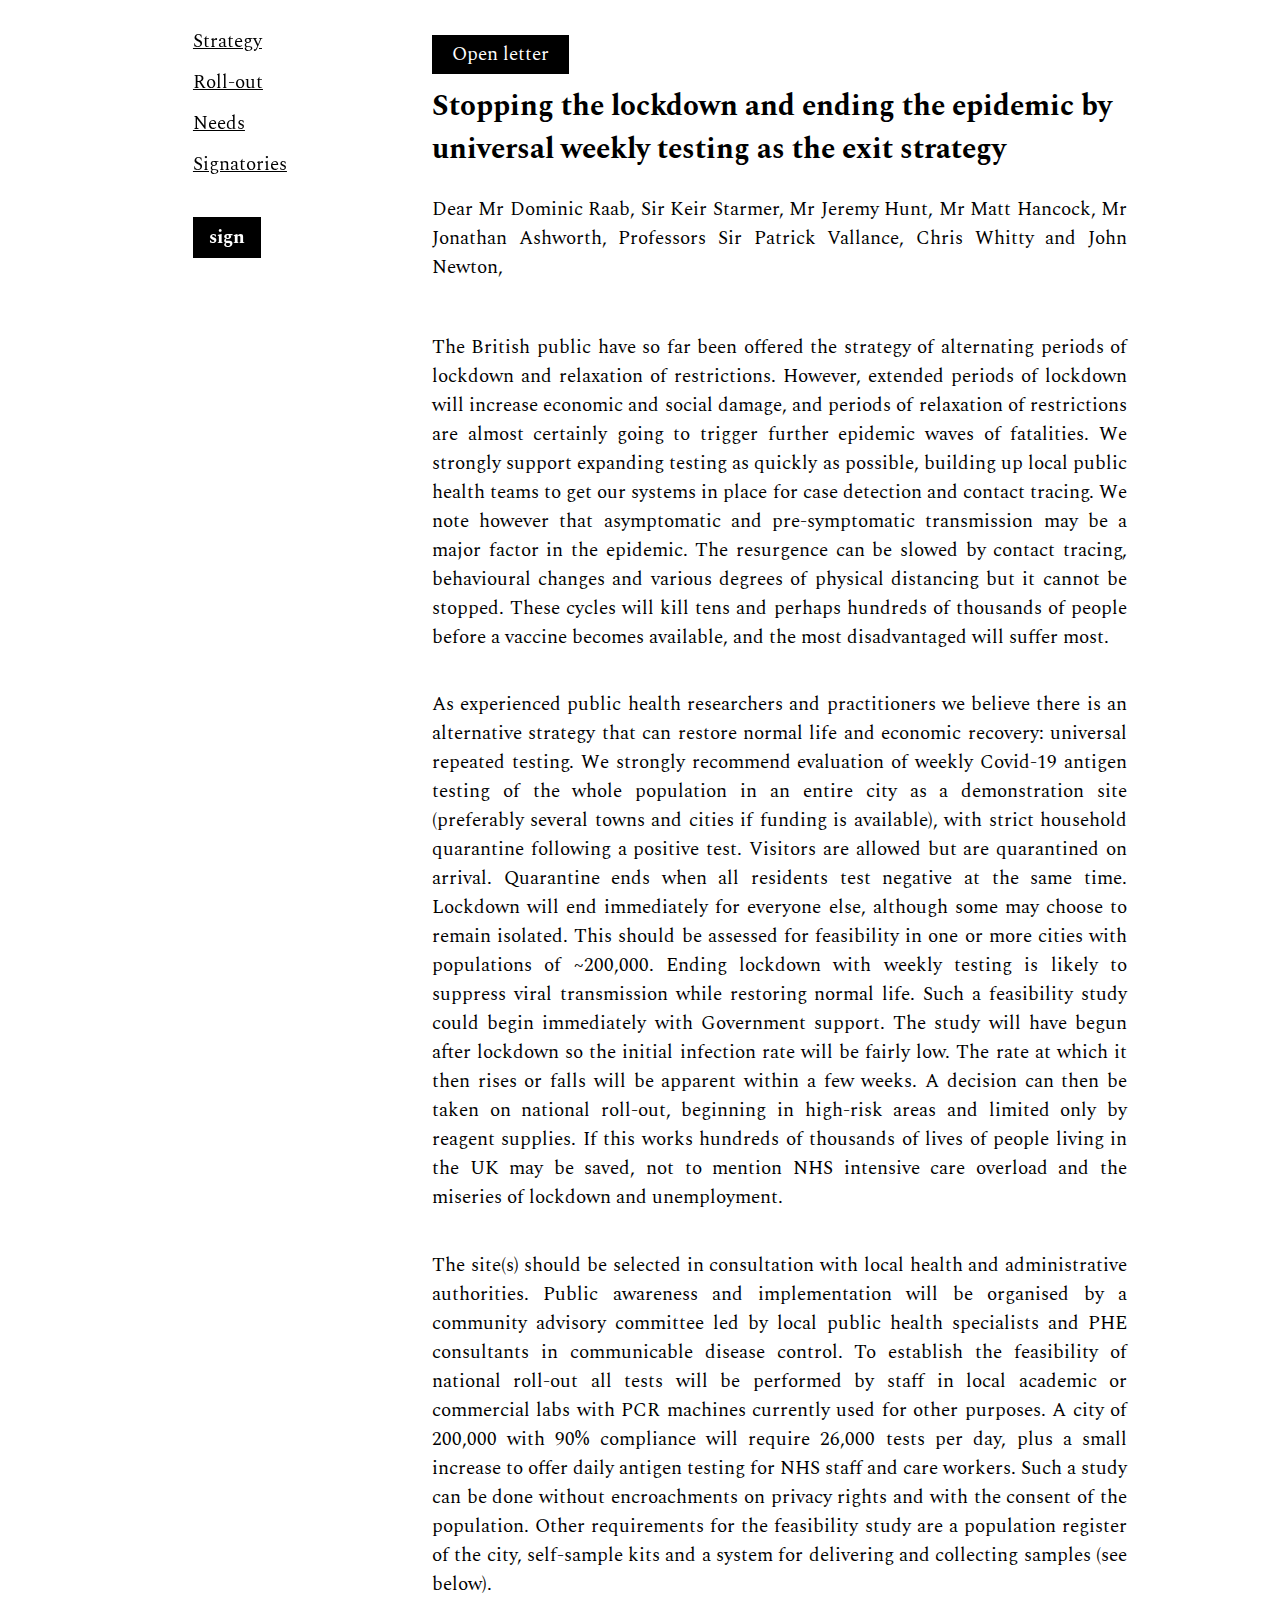
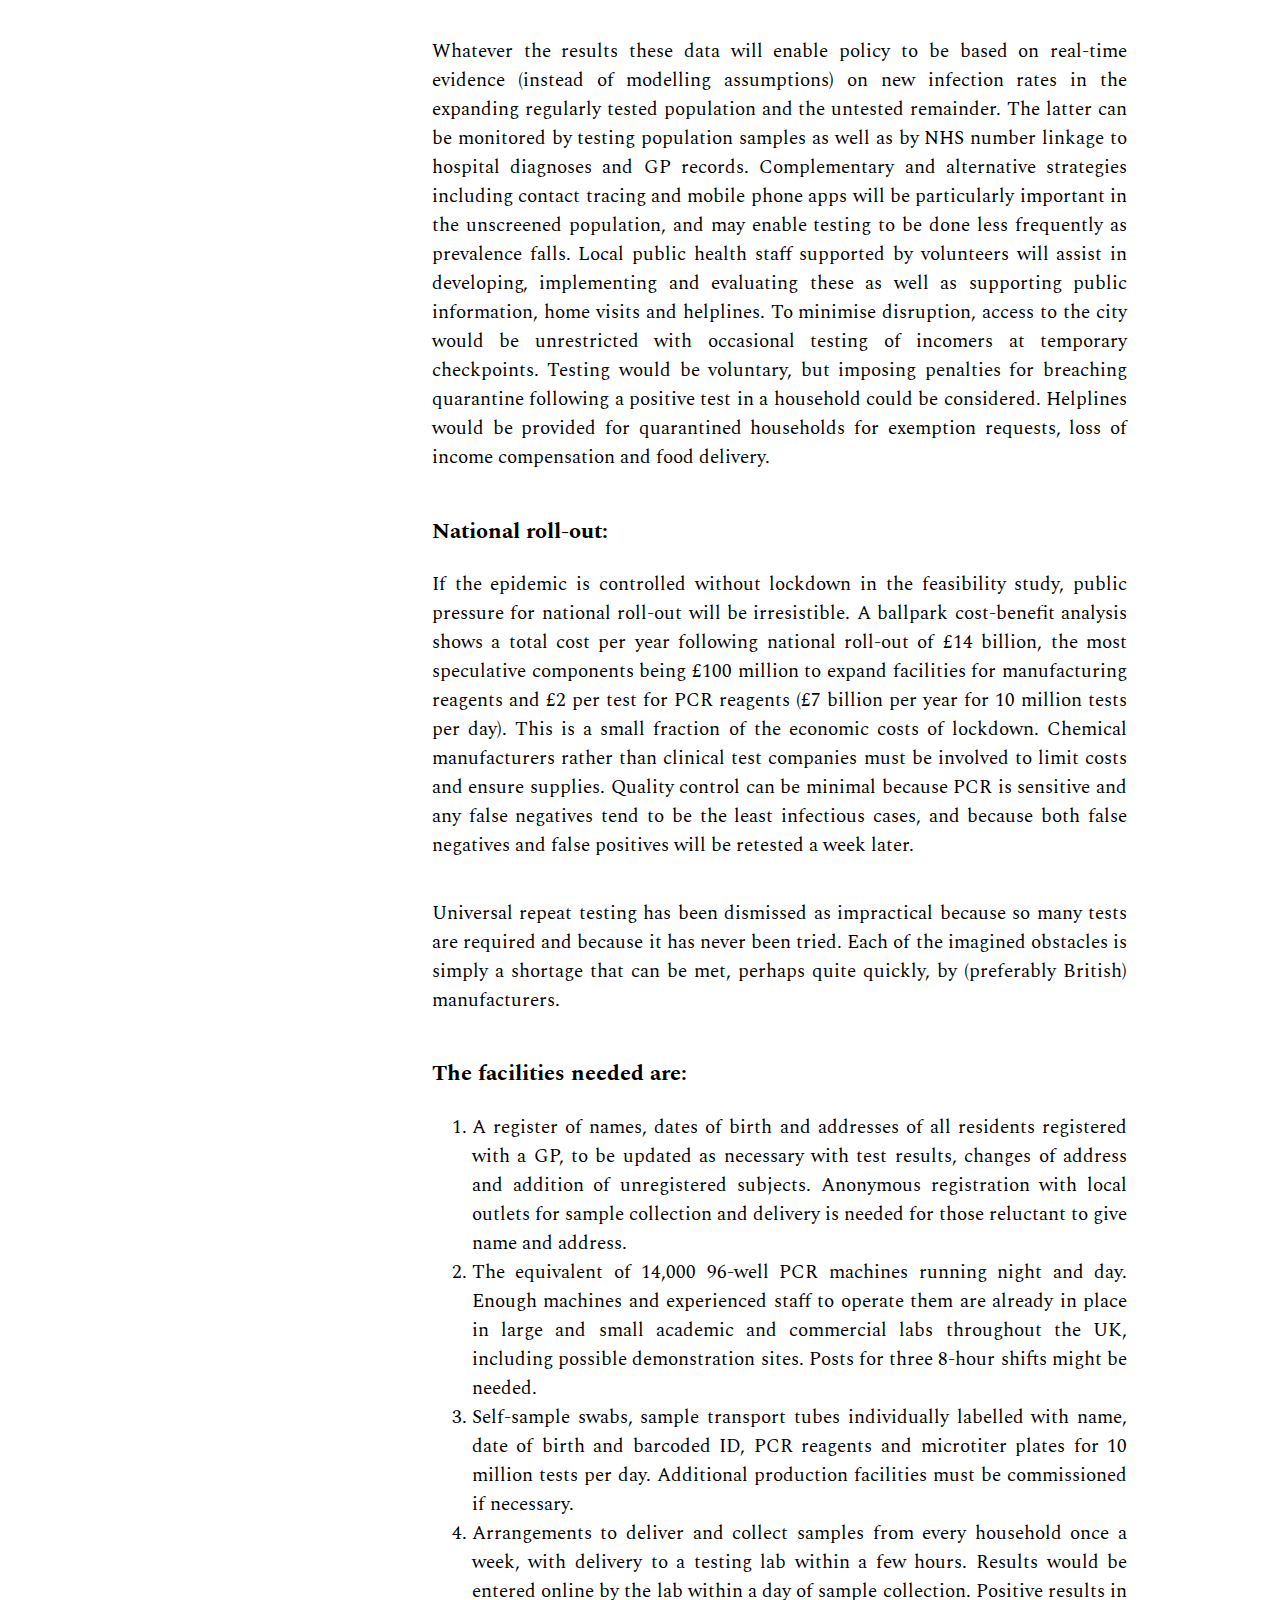
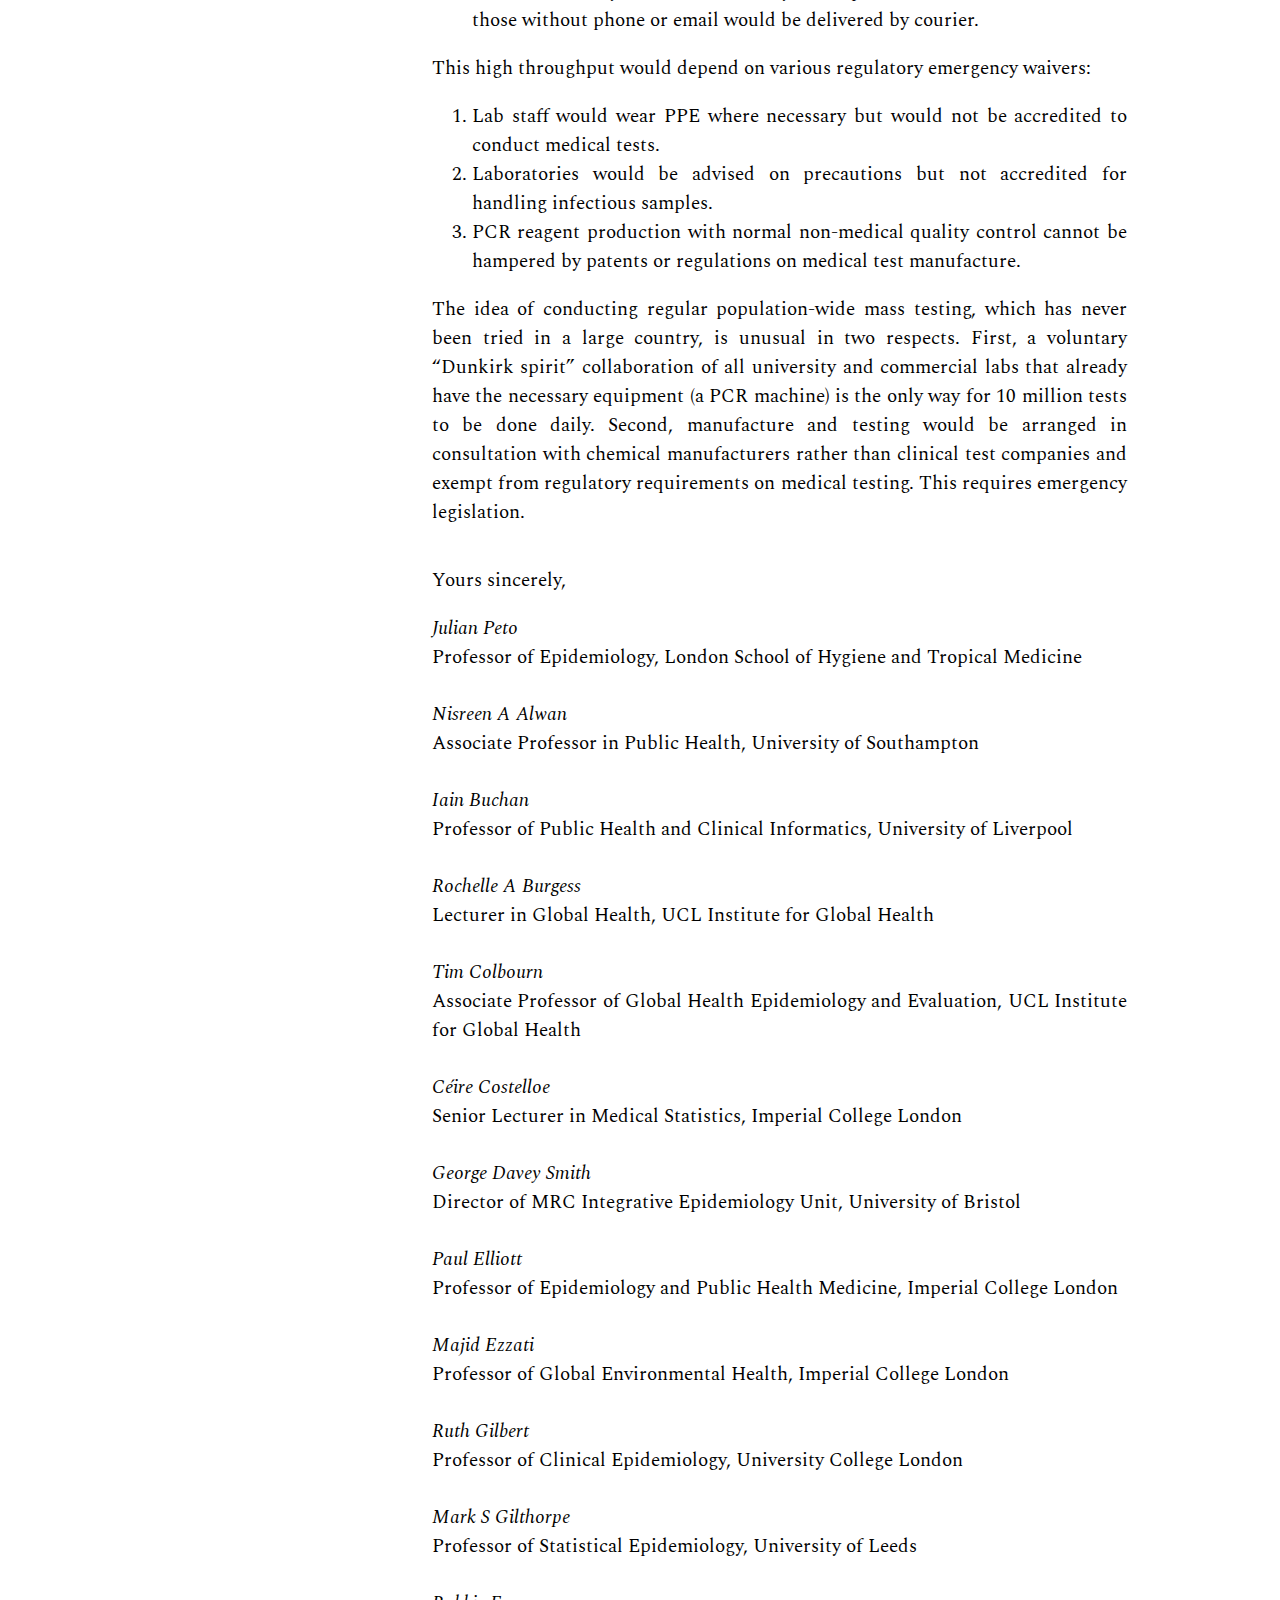
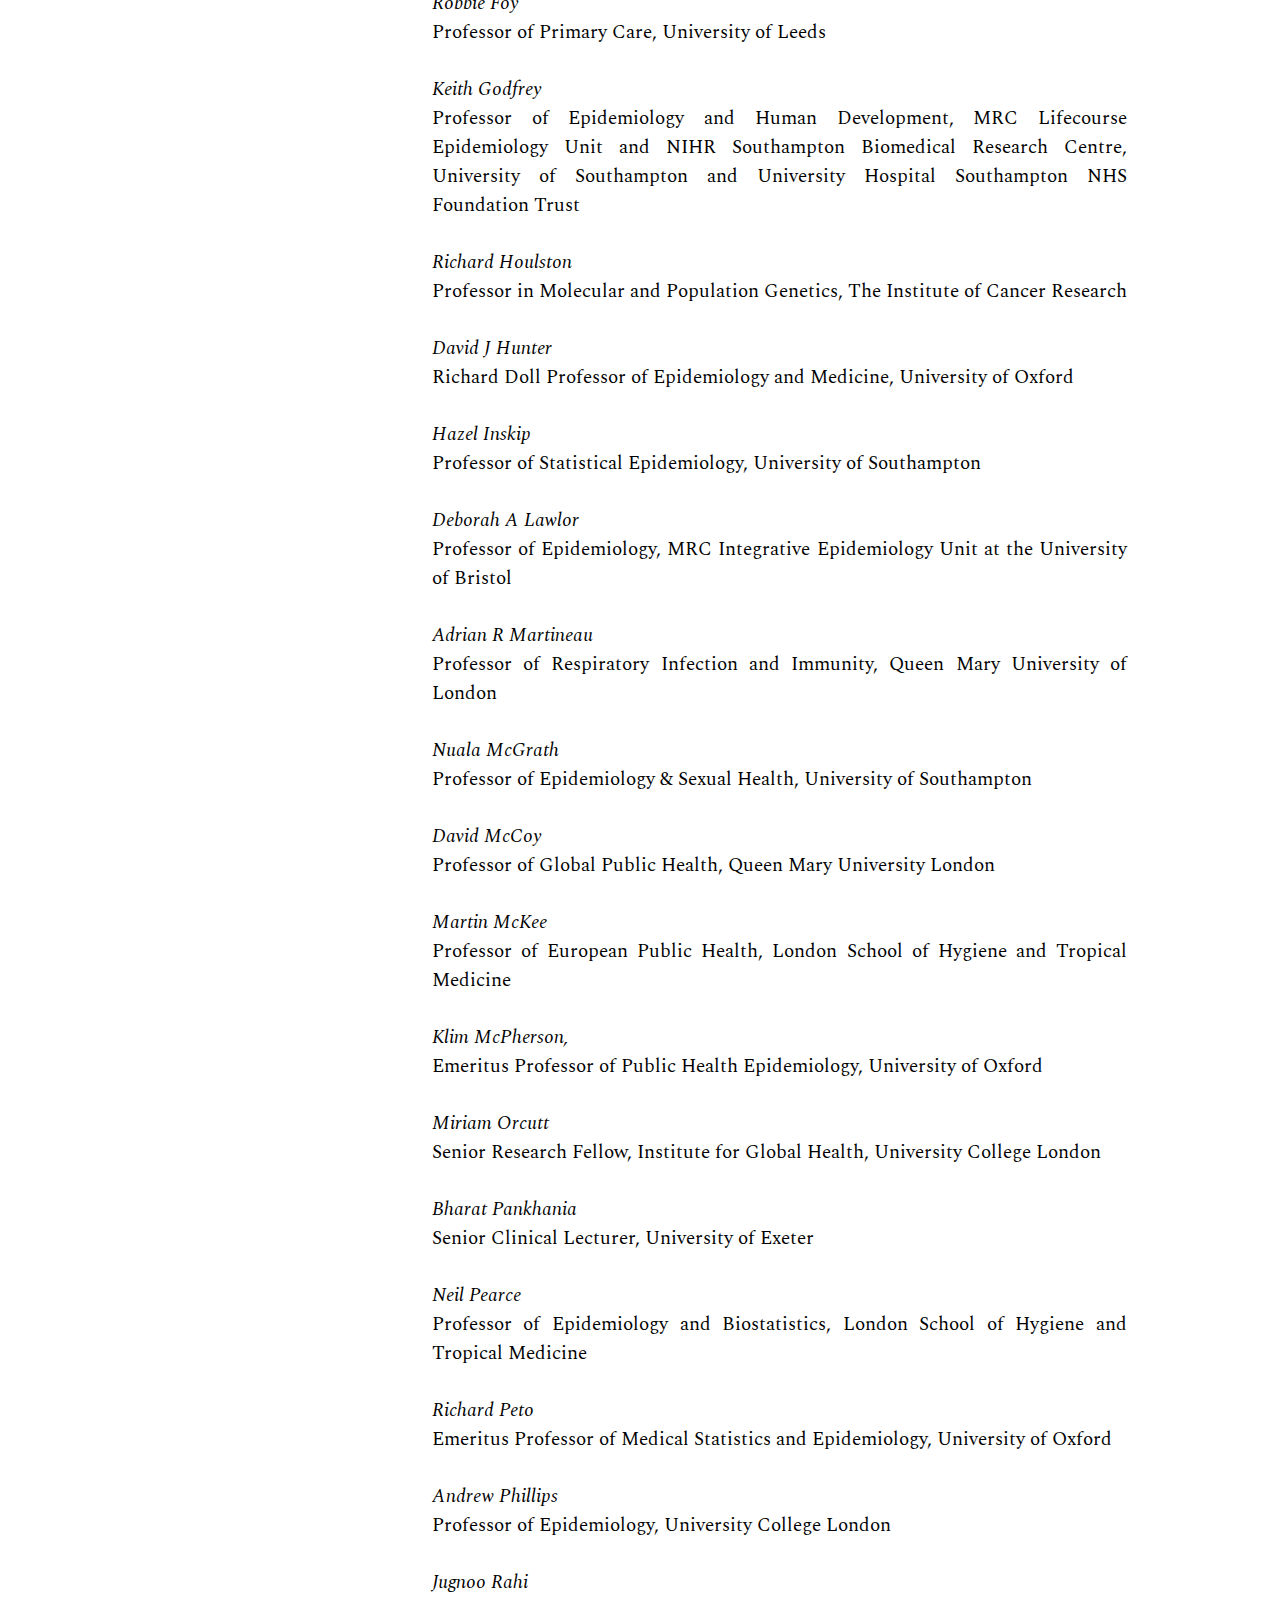
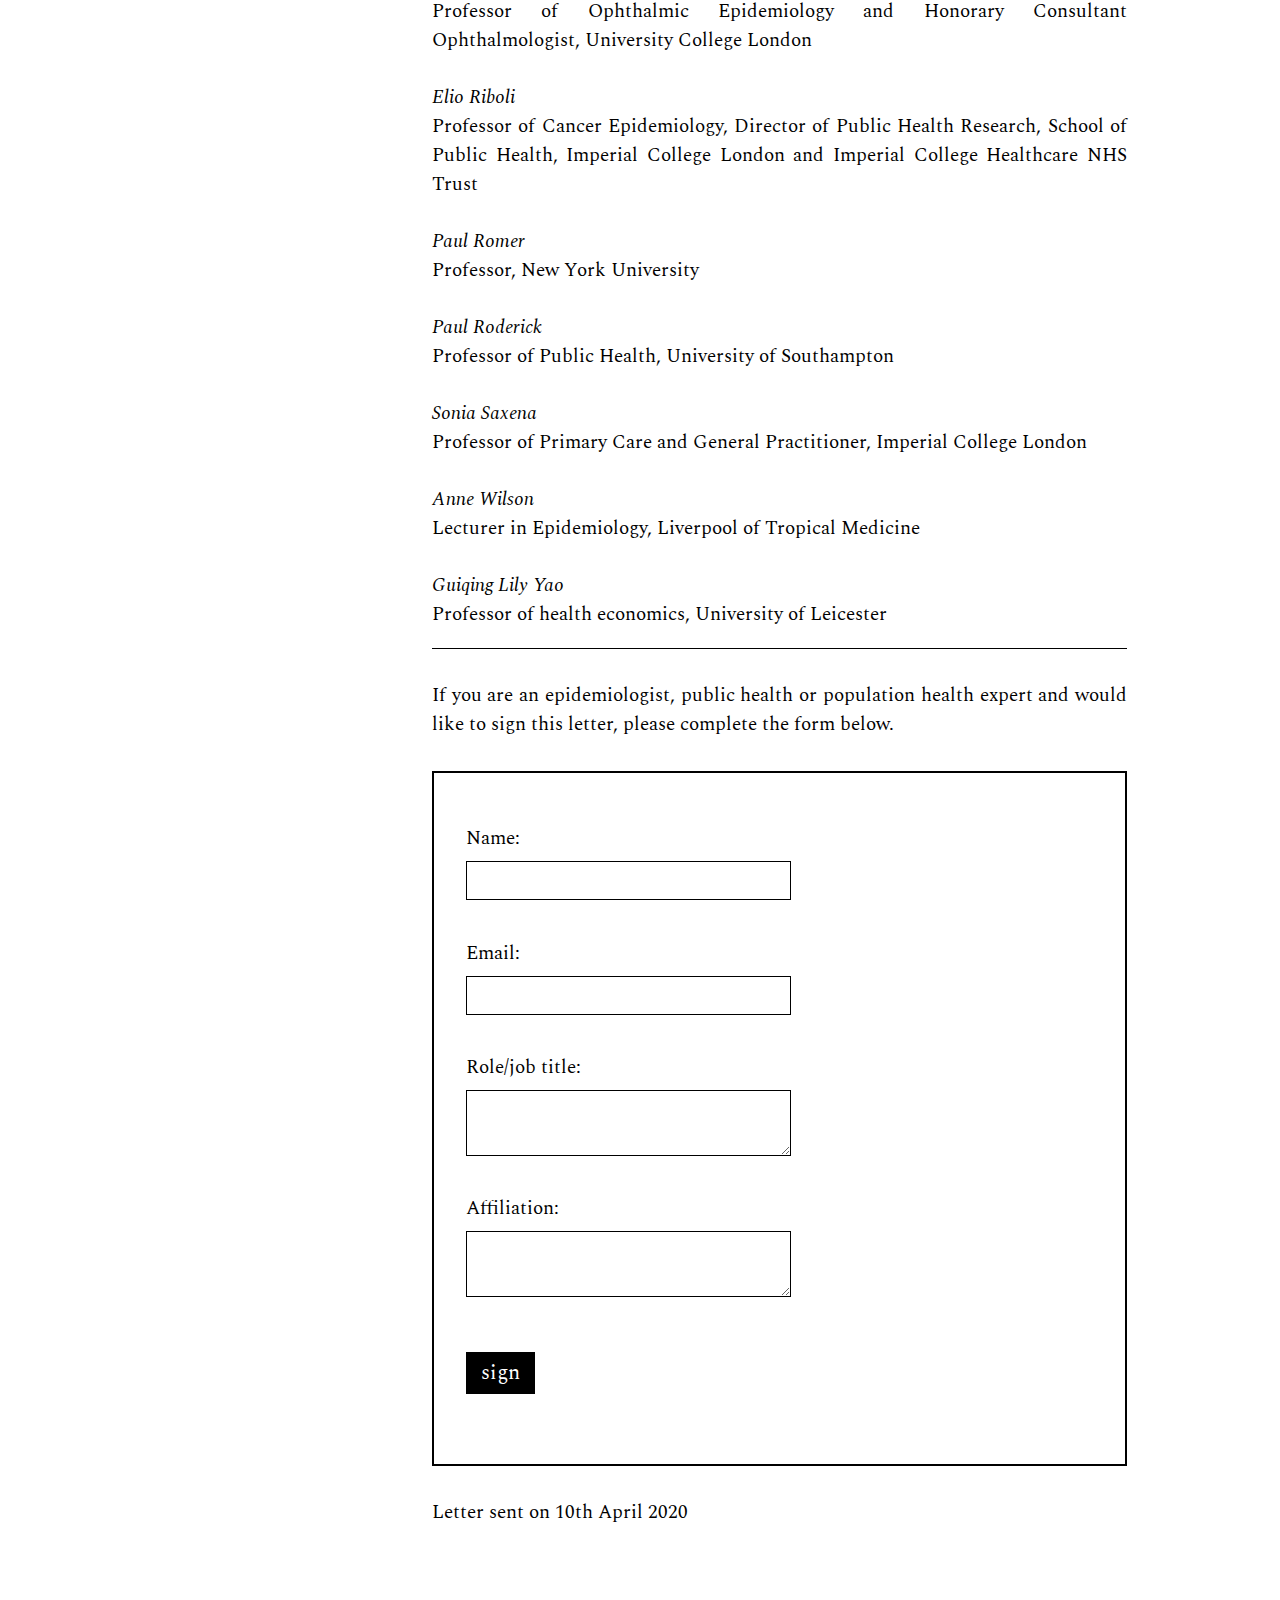
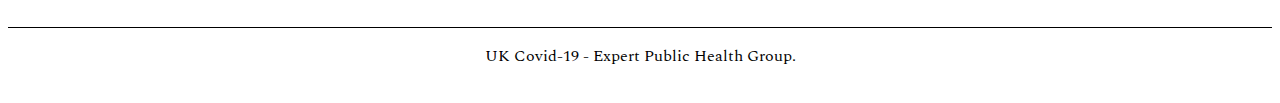
<file: index.html>
<!DOCTYPE html>
<html lang="en">

<head>
    <meta charset="UTF-8">
    <meta name="viewport" content="width=device-width, initial-scale=1.0">
    <title>Expert Public Health Covid-19 Forum</title>
    <link href="https://fonts.googleapis.com/css2?family=Spectral:wght@400;700&display=swap" rel="stylesheet">
    <link rel="stylesheet" href="style.css">
</head>

<body>

    <div class="w-90  m-auto mobile-menu">
        <a class=" primary-color font-weight-bold "
        href="#sign-here">Sign Letter</a>
    </div>

    <div class="d-flex">
        <div class="nav d-mobile-none">
            <div class="sticky">
                <ul class="list-unstyled">
                    <li> <a class="text-black" href="#">Strategy</a> </li>
                    <li> <a class="text-black" href="#roll-out">Roll-out</a> </li>
                    <li><a class="text-black" href="#needs">Needs</a></li>
                    <li><a class="text-black" href="#signatories">Signatories</a></li>
                    <li class="pt-2"><a class="button primary-color text-decoration-none mt-2 font-weight-bold pad "
                            href="#sign-here">sign</a></li>
                </ul>
            </div>
        </div>


        <!-- <div class="sticky w-90 m-auto ">
       
    </div> -->
        <div class="content w-90 m-auto w-md-55 text-md-justify">

            <div class="title text-left mt-2">
                <mark class="mt-2">Open letter</mark>

                <h2>
                    Stopping the lockdown and ending the epidemic by universal weekly testing as the exit strategy
                </h2>
            </div>

            <div class="letter">

                <div class="letter-heading">
                    Dear Mr Dominic Raab, Sir Keir Starmer, Mr Jeremy Hunt, Mr Matt Hancock, Mr Jonathan Ashworth,
                    Professors Sir Patrick Vallance, Chris Whitty and John Newton,
                </div>

                <div class="letter-body pt-2">
                    <p>
                        The British public have so far been offered the strategy of alternating periods of lockdown and
                        relaxation of restrictions. However, extended periods of lockdown will increase economic and
                        social damage, and periods of relaxation of restrictions are almost certainly going to trigger
                        further epidemic waves of fatalities. We strongly support expanding testing as quickly as
                        possible, building up local public health teams to get our systems in place for case detection
                        and contact tracing. We note however that asymptomatic and pre-symptomatic transmission may be a
                        major factor in the epidemic. The resurgence can be slowed by contact tracing, behavioural
                        changes and various degrees of physical distancing but it cannot be stopped. These cycles will
                        kill tens and perhaps hundreds of thousands of people before a vaccine becomes available, and
                        the most disadvantaged will suffer most.
                    </p>

                    <p>
                        As experienced public health researchers and practitioners we believe there is an alternative
                        strategy that can restore normal life and economic recovery: universal repeated testing. We
                        strongly recommend evaluation of weekly Covid-19 antigen testing of the whole population in an
                        entire city as a demonstration site (preferably several towns and cities if funding is
                        available), with strict household quarantine following a positive test. Visitors are allowed but
                        are quarantined on arrival. Quarantine ends when all residents test negative at the same time.
                        Lockdown will end immediately for everyone else, although some may choose to remain isolated.
                        This should be assessed for feasibility in one or more cities with populations of ~200,000.
                        Ending lockdown with weekly testing is likely to suppress viral transmission while restoring
                        normal life. Such a feasibility study could begin immediately with Government support. The study
                        will have begun after lockdown so the initial infection rate will be fairly low. The rate at
                        which it then rises or falls will be apparent within a few weeks. A decision can then be taken
                        on national roll-out, beginning in high-risk areas and limited only by reagent supplies. If this
                        works hundreds of thousands of lives of people living in the UK may be saved, not to mention NHS
                        intensive care overload and the miseries of lockdown and unemployment.
                    </p>

                    <p>
                        The site(s) should be selected in consultation with local health and administrative authorities.
                        Public awareness and implementation will be organised by a community advisory committee led by
                        local public health specialists and PHE consultants in communicable disease control. To
                        establish the feasibility of national roll-out all tests will be performed by staff in local
                        academic or commercial labs with PCR machines currently used for other purposes. A city of
                        200,000 with 90% compliance will require 26,000 tests per day, plus a small increase to offer
                        daily antigen testing for NHS staff and care workers. Such a study can be done without
                        encroachments on privacy rights and with the consent of the population. Other requirements for
                        the feasibility study are a population register of the city, self-sample kits and a system for
                        delivering and collecting samples (see below).
                    </p>

                    <p>
                        Whatever the results these data will enable policy to be based on real-time evidence (instead of
                        modelling assumptions) on new infection rates in the expanding regularly tested population and
                        the untested remainder. The latter can be monitored by testing population samples as well as by
                        NHS number linkage to hospital diagnoses and GP records. Complementary and alternative
                        strategies including contact tracing and mobile phone apps will be particularly important in the
                        unscreened population, and may enable testing to be done less frequently as prevalence falls.
                        Local public health staff supported by volunteers will assist in developing, implementing and
                        evaluating these as well as supporting public information, home visits and helplines. To
                        minimise disruption, access to the city would be unrestricted with occasional testing of
                        incomers at temporary checkpoints. Testing would be voluntary, but imposing penalties for
                        breaching quarantine following a positive test in a household could be considered. Helplines
                        would be provided for quarantined households for exemption requests, loss of income compensation
                        and food delivery.
                    </p>

                    <a name="roll-out"></a>
                    <h3> National roll-out:</h3>

                    <p>
                        If the epidemic is controlled without lockdown in the feasibility study, public pressure for
                        national roll-out will be irresistible. A ballpark cost-benefit analysis shows a total cost per
                        year following national roll-out of £14 billion, the most speculative components being £100
                        million to expand facilities for manufacturing reagents and £2 per test for PCR reagents (£7
                        billion per year for 10 million tests per day). This is a small fraction of the economic costs
                        of lockdown. Chemical manufacturers rather than clinical test companies must be involved to
                        limit costs and ensure supplies. Quality control can be minimal because PCR is sensitive and any
                        false negatives tend to be the least infectious cases, and because both false negatives and
                        false positives will be retested a week later.
                    </p>

                    <p>
                        Universal repeat testing has been dismissed as impractical because so many tests are required
                        and because it has never been tried. Each of the imagined obstacles is simply a shortage that
                        can be met, perhaps quite quickly, by (preferably British) manufacturers.
                    </p>
                  
                        <a name="needs"></a>
                        <h3> The facilities needed are:</h3>

                        <ol>
                            <li>A register of names, dates of birth and addresses of all residents registered with a GP,
                                to be updated as necessary with test results, changes of address and addition of
                                unregistered subjects. Anonymous registration with local outlets for sample collection
                                and delivery is needed for those reluctant to give name and address.</li>
                            <li>The equivalent of 14,000 96-well PCR machines running night and day. Enough machines and
                                experienced staff to operate them are already in place in large and small academic and
                                commercial labs throughout the UK, including possible demonstration sites. Posts for
                                three 8-hour shifts might be needed.</li>
                            <li>Self-sample swabs, sample transport tubes individually labelled with name, date of birth
                                and barcoded ID, PCR reagents and microtiter plates for 10 million tests per day.
                                Additional production facilities must be commissioned if necessary.</li>
                            <li>Arrangements to deliver and collect samples from every household once a week, with
                                delivery to a testing lab within a few hours. Results would be entered online by the lab
                                within a day of sample collection. Positive results in those without phone or email
                                would be delivered by courier.</li>
                        </ol>

                        <div>This high throughput would depend on various regulatory emergency waivers:</div>
                        <ol>
                            <li>Lab staff would wear PPE where necessary but would not be accredited to conduct medical
                                tests.</li>
                            <li>Laboratories would be advised on precautions but not accredited for handling infectious
                                samples.</li>
                            <li>PCR reagent production with normal non-medical quality control cannot be hampered by
                                patents or regulations on medical test manufacture.
                            </li>
                        </ol>
                    

                    <p>
                        The idea of conducting regular population-wide mass testing, which has never been tried in a
                        large country, is unusual in two respects. First, a voluntary “Dunkirk spirit” collaboration of
                        all university and commercial labs that already have the necessary equipment (a PCR machine) is
                        the only way for 10 million tests to be done daily. Second, manufacture and testing would be
                        arranged in consultation with chemical manufacturers rather than clinical test companies and
                        exempt from regulatory requirements on medical testing. This requires emergency legislation.
                    </p>
                </div>


                <div class="letter-signature">
                    <a name="signatories"></a>
                    Yours sincerely,
                </div>

                <div class="letter-signature-details">
                    <ol class="list-unstyled pl-0 ">
                        <li>
                            <div class="font-secondary">Julian Peto</div>
                            <div> Professor of Epidemiology, London School of Hygiene and Tropical Medicine </div>
                        </li>

                        <li>
                            <div class="font-secondary"> Nisreen A Alwan</div>
                            <div> Associate Professor in Public Health, University of Southampton</div>
                        </li>
                        
                        <li>
                            <div class="font-secondary"> Iain Buchan</div>
                            <div> Professor of Public Health and Clinical Informatics, University of Liverpool </div>
                        </li>
                        
                        <li>
                            <div class="font-secondary">Rochelle A Burgess </div>
                            <div>Lecturer in Global Health, UCL Institute for Global Health </div>
                        </li>
                        
                        <li>
                            <div class="font-secondary">Tim Colbourn </div>
                            <div> Associate Professor of Global Health Epidemiology and Evaluation, UCL Institute for Global Health </div>
                        </li>
                        
                        <li>
                            <div class="font-secondary"> Céire Costelloe</div>
                            <div> Senior Lecturer in Medical Statistics, Imperial College London </div>
                        </li>
                        
                        <li>
                            <div class="font-secondary"> George Davey Smith</div>
                            <div> Director of MRC Integrative Epidemiology Unit, University of Bristol </div>
                        </li>
                        <li>
                            <div class="font-secondary"> Paul Elliott</div>
                            <div> Professor of Epidemiology and Public Health Medicine, Imperial College London </div>
                        </li>
                        <li>
                            <div class="font-secondary">Majid Ezzati </div>
                            <div> Professor of Global Environmental Health, Imperial College London </div>
                        </li>
                        <li>
                            <div class="font-secondary"> Ruth Gilbert</div>
                            <div> Professor of Clinical Epidemiology, University College London</div>
                        </li>
                         <li>
                            <div class="font-secondary">Mark S Gilthorpe </div>
                            <div> Professor of Statistical Epidemiology, University of Leeds </div>
                        </li>
                        <li>
                            <div class="font-secondary">Robbie Foy</div>
                            <div> Professor of Primary Care, University of Leeds</div>
                        </li>
                        <li>
                            <div class="font-secondary">Keith Godfrey</div>
                            <div>Professor of Epidemiology and Human Development, MRC Lifecourse Epidemiology Unit and NIHR Southampton
                                Biomedical Research Centre, University of Southampton and University Hospital Southampton NHS Foundation Trust
                            </div>
                        </li>
                        <li>
                            <div class="font-secondary">Richard Houlston</div>
                            <div>Professor in Molecular and Population Genetics, The Institute of Cancer Research </div>
                        </li>
                        <li>
                            <div class="font-secondary">David J Hunter </div>
                            <div>Richard Doll Professor of Epidemiology and Medicine, University of Oxford </div>
                        </li>
                        <li>
                            <div class="font-secondary">Hazel Inskip</div>
                            <div> Professor of Statistical Epidemiology, University of Southampton </div>
                        </li>
                        <li>
                            <div class="font-secondary">Deborah A Lawlor</div>
                            <div> Professor of Epidemiology, MRC Integrative Epidemiology Unit at the University of Bristol</div>
                        </li>
                        <li>
                            <div class="font-secondary">Adrian R Martineau </div>
                            <div> Professor of Respiratory Infection and Immunity, Queen Mary University of London</div>
                        </li>
                        <li>
                            <div class="font-secondary">Nuala McGrath</div>
                            <div> Professor of Epidemiology & Sexual Health, University of Southampton </div>
                        </li>
                        <li>
                            <div class="font-secondary">David McCoy </div>
                            <div>Professor of Global Public Health, Queen Mary University London </div>
                        </li>
                        <li>
                            <div class="font-secondary">Martin McKee </div>
                            <div>Professor of European Public Health, London School of Hygiene and Tropical Medicine </div>
                        </li>
                        <li>
                            <div class="font-secondary">Klim McPherson, </div>
                            <div> Emeritus Professor of Public Health Epidemiology, University of Oxford</div>
                        </li>
                        
                        <li>
                            <div class="font-secondary">Miriam Orcutt </div>
                            <div> Senior Research Fellow, Institute for Global Health, University College London</div>
                        </li>
                        <li>
                            <div class="font-secondary">Bharat Pankhania </div>
                            <div> Senior Clinical Lecturer, University of Exeter</div>
                        </li>
                        <li>
                            <div class="font-secondary">Neil Pearce </div>
                            <div> Professor of Epidemiology and Biostatistics, London School of Hygiene and Tropical Medicine</div>
                        </li>
                        
                        <li>
                            <div class="font-secondary">Richard Peto </div>
                            <div> Emeritus Professor of Medical Statistics and Epidemiology, University of Oxford</div>
                        </li>
                        
                        <li>
                            <div class="font-secondary">Andrew Phillips </div>
                            <div> Professor of Epidemiology, University College London</div>
                        </li>
                        <li>
                            <div class="font-secondary">Jugnoo Rahi </div>
                            <div> Professor of Ophthalmic Epidemiology and Honorary Consultant Ophthalmologist, University College London</div>
                        </li>
                        <li>
                            <div class="font-secondary">Elio Riboli </div>
                            <div> Professor of Cancer Epidemiology, Director of Public Health Research, School of Public Health, Imperial
                                College London and Imperial College Healthcare NHS Trust
                            </div>
                        </li>
                        <li>
                            <div class="font-secondary">Paul Romer</div>
                            <div>Professor, New York University
                            </div>
                        </li>
                        <li>
                            <div class="font-secondary">Paul Roderick</div>
                            <div> Professor of Public Health, University of Southampton</div>
                        </li>
                        
                        <li>
                            <div class="font-secondary">Sonia Saxena </div>
                            <div> Professor of Primary Care and General Practitioner, Imperial College London</div>
                        </li>
                        <li>
                            <div class="font-secondary">Anne Wilson </div>
                            <div>Lecturer in Epidemiology, Liverpool of Tropical Medicine </div>
                        </li>
                        <li>
                            <div class="font-secondary">Guiqing Lily Yao </div>
                            <div> Professor of health economics, University of Leicester</div>
                        </li>
                    </ol>
                </div>
            </div>

            <hr>

            <div class="mt-2">
                <a name="sign-here"></a>
                If you are an epidemiologist, public health or population health expert and would like to sign this
                letter, please complete the form below.
            </div>

            <div class="border mt-2 p-2 p-sm-1 ">
                <form name="sign" action="/thank-you" method="POST" data-netlify-recaptcha="true" data-netlify="true">
                    <p>
                      <label>Name: <input type="text" name="name" /></label>   
                    </p>
                    <p class="pt-1">
                        <label>Email: <input type="email" name="email" /></label>
                      </p>

                      <p>
                        <label>Role/job title: <textarea name="role"></textarea></label>
                      </p>

                    <p>
                        <label>Affiliation:<textarea name="affiliation"></textarea></label>   
                    </p>

                    <div class="w-90" data-netlify-recaptcha="true"></div>
                   
                    <p>
                      <button class="sign" type="submit">sign</button>
                    </p>
                  </form>                  
            </div>

            <div class="mt-2"> Letter sent on 10th April 2020 </div>


        </div>
    </div>


    <div class="mt-2">
        <footer>
           <p>UK Covid-19 - Expert Public Health Group.</p> 
        </footer>
    </div>
   
</body>

</html>
</file>
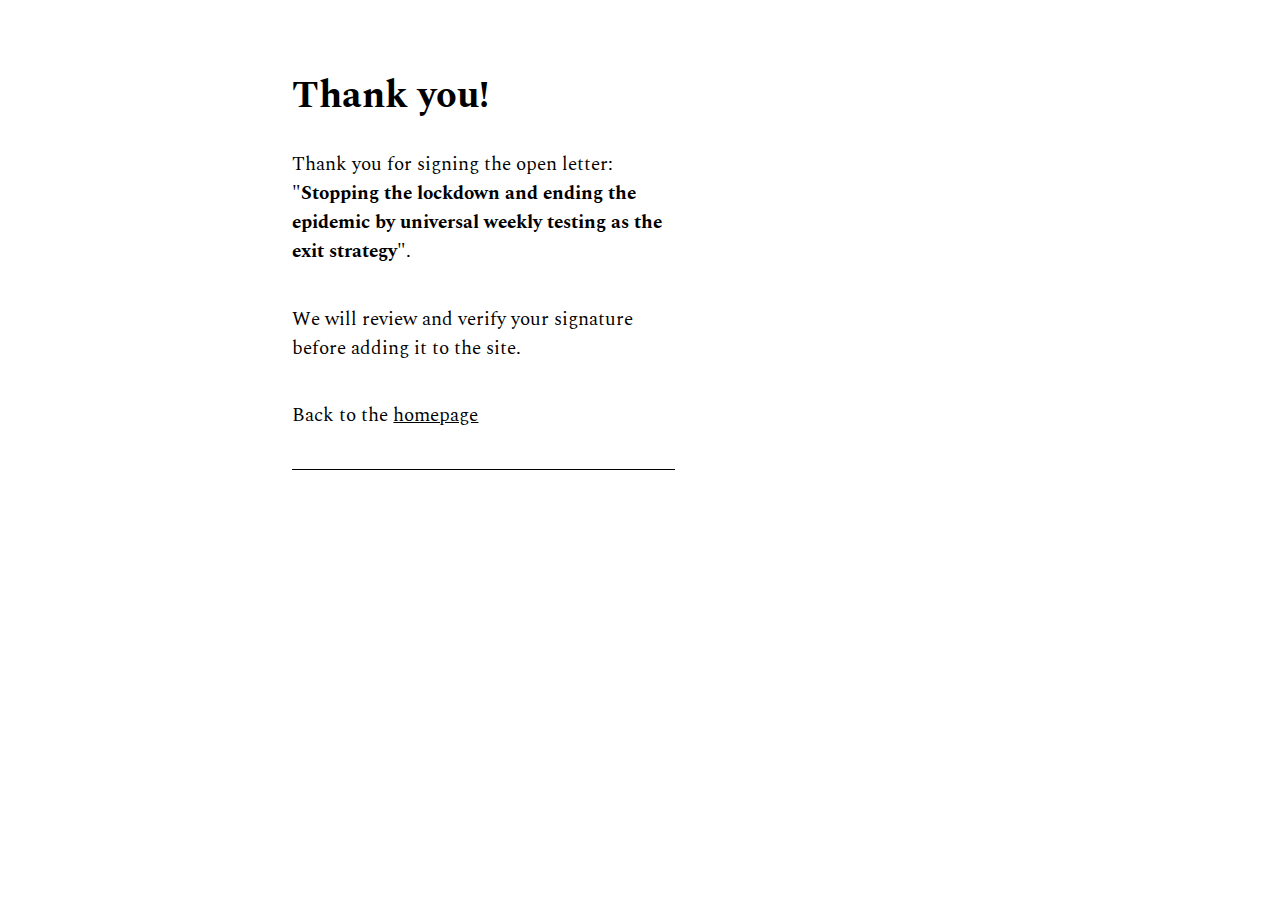
<file: thank-you.html>
<!DOCTYPE html>
<html lang="en">
<head>
    <meta charset="UTF-8">
    <meta name="viewport" content="width=device-width, initial-scale=1.0">
    <title>Thank You - Expert Public Health Covid-19 Forum</title>
    <link href="https://fonts.googleapis.com/css2?family=Spectral:wght@400;700&display=swap" rel="stylesheet">
    <link rel="stylesheet" href="style.css">
</head>
<body>
    <div class="w-90 w-md-55 m-auto pt-2">
        <h1>Thank you! </h1>
        <div class="w-md-55">
            <p>
                Thank you for signing the open letter: <strong> "Stopping the lockdown and ending the epidemic by universal weekly testing as the exit strategy"</strong>.
            </p>
            <p>
                We will review and verify your signature before adding it to the site.
            </p>
            <p>
                Back to the <a class="text-black" href="/">homepage</a> 
            </p>
            <hr>
        </div>
    </div>
</body>
</html>
</file>
<file: style.css>
body {
    font-family: 'Spectral', serif;
    font-size: larger;
}

mark {
    background-color: #000;
    color: #fff;
    padding: 5px 20px 5px 20px;
}

p { 
    padding-bottom: 1.2rem;
}

.font-secondary {
   font-style: italic;
}

hr {
    border: 0;
    border-top: 1px solid #000;
}

h2 {
    margin-top: 1rem;
}

.mobile-menu {
    display: none;
}

.padding-left {
    padding-left: 10%;
    margin-left: 10%;
}

.list-unstyled {
    list-style: none;
}

.pt-2 {
    padding-top: 2rem;
}


.mt-2 {
    margin-top: 2rem;
}

.list-unstyled li {
    margin-top: 0.75rem;
}


.nav {
    margin-left: auto;
}

.text-black {
    color: #000;
}

.text-left {
    text-align: left;
}

.d-flex { 
    display: flex;
}

.w-90 {
    width: 90%;
}

.bg-white {
    background-color: #fff;
}

.pad {
    padding: 5px 15px 5px 15px;
}

.pl-0 {
    padding-left: 0;
}

.m-auto {
    margin: auto;
}

.text-center {
    text-align: center;
}

.text-right {
    text-align: right;
}
.sticky {
    position: sticky;
    top: 1rem;
}

.font-weight-bold {
    font-weight: 700;
}

.text-decoration-none {
    text-decoration: none;
}

.primary-color {
    color: #000
}

.button {
    border: 1px solid #000;
    background-color: #000;
    color: #fff;
}

.sign {
    font-size: 1.3rem;
    background-color: #000;
    color: #fff;
    border: 0px;
    padding: 5px 15px 5px 15px;
    font-family: 'Spectral', serif;
    margin-top: 1rem;
    cursor: pointer;
}

.border { 
    border: 2px solid #000;
}

.p-2 {
    padding: 2rem;
}

.letter-signature-details ol li:not( :first-child ){
    padding-top: 1rem;
}

footer {
   text-align: center;
   margin: auto;
   border-top: 1px solid #000;
   font-size: medium;
   margin-top: 100px;
}


input, textarea {
    display: block;
    border: 1px solid #000;
    width: 50%;
    font-family: 'Spectral', serif;
    font-size: large;
    padding: 5px;
    margin-top: 0.5rem;
}

@media (min-width: 720px) { 
    .w-md-55 {
        width: 55%;
    }

    .text-md-justify {
        text-align: justify;
    }
}

@media (max-width: 576px) { 
    .d-mobile-none {
        display: none;
    }

    .p-sm-1 {
        padding: 1rem;
    }

    input, textarea {
        width: 90%;
    }

    .mobile-menu {
        display: block;
        font-size: larger;
        position: sticky;
        top: 0px;
        background-color: white;
        padding: 5px;
    }
}
</file>
